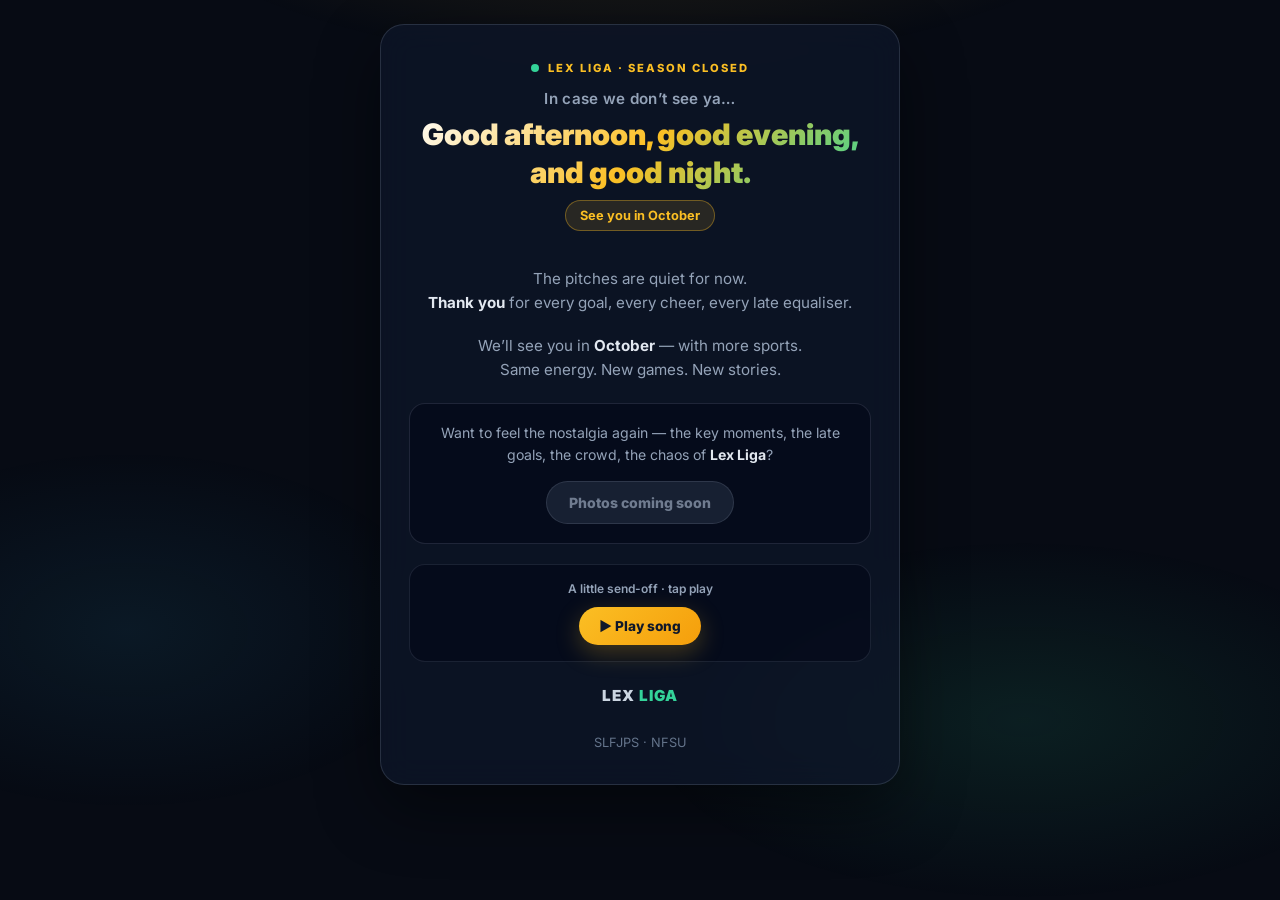
<file: index.html>
<!DOCTYPE html>
<html lang="en">
<head>
  <meta charset="UTF-8" />
  <meta name="viewport" content="width=device-width, initial-scale=1.0" />
  <title>Lex Liga — See You in October</title>
  <meta name="theme-color" content="#0b1120" />
  <meta name="description" content="Lex Liga 2026 has concluded. See you in October with more sports." />
  <meta http-equiv="Cache-Control" content="no-cache, no-store, must-revalidate" />
  <meta http-equiv="Pragma" content="no-cache" />
  <meta http-equiv="Expires" content="0" />
  <link rel="preconnect" href="https://fonts.googleapis.com" />
  <link href="https://fonts.googleapis.com/css2?family=Inter:wght@400;500;600;700;800;900&display=swap" rel="stylesheet" />
  <style>
    :root {
      --bg: #070b14;
      --card: rgba(15, 23, 42, 0.72);
      --gold: #fbbf24;
      --mint: #34d399;
      --text: #f1f5f9;
      --muted: #94a3b8;
    }
    * { box-sizing: border-box; margin: 0; padding: 0; }
    html, body {
      min-height: 100%;
      font-family: Inter, system-ui, sans-serif;
      background: var(--bg);
      color: var(--text);
    }
    body {
      display: flex;
      align-items: center;
      justify-content: center;
      padding: 1.5rem;
      overflow-x: hidden;
      position: relative;
    }
    .bg-glow {
      position: fixed;
      inset: 0;
      pointer-events: none;
      background:
        radial-gradient(ellipse 80% 50% at 50% -20%, rgba(251, 191, 36, 0.18), transparent 55%),
        radial-gradient(ellipse 60% 40% at 80% 80%, rgba(52, 211, 153, 0.1), transparent 50%),
        radial-gradient(ellipse 50% 40% at 10% 70%, rgba(56, 189, 248, 0.08), transparent 50%);
      z-index: 0;
    }
    .wrap {
      position: relative;
      z-index: 1;
      width: 100%;
      max-width: 520px;
      text-align: center;
    }
    .card {
      background: var(--card);
      border: 1px solid rgba(148, 163, 184, 0.2);
      border-radius: 1.5rem;
      padding: 2.25rem 1.75rem 2rem;
      backdrop-filter: blur(16px);
      box-shadow: 0 24px 64px rgba(0, 0, 0, 0.45);
    }
    .kicker {
      font-size: 0.7rem;
      font-weight: 800;
      letter-spacing: 0.18em;
      text-transform: uppercase;
      color: var(--gold);
      margin-bottom: 0.85rem;
    }
    .greeting-lead {
      font-size: 0.95rem;
      font-weight: 600;
      color: var(--muted);
      margin-bottom: 0.45rem;
      letter-spacing: 0.02em;
    }
    .greeting {
      font-size: clamp(1.35rem, 5vw, 1.85rem);
      font-weight: 900;
      line-height: 1.3;
      margin-bottom: 0.5rem;
      background: linear-gradient(135deg, #fff 0%, #fbbf24 50%, #34d399 100%);
      -webkit-background-clip: text;
      background-clip: text;
      color: transparent;
    }
    .sub {
      color: var(--muted);
      font-size: 0.95rem;
      line-height: 1.55;
      margin: 1rem 0 1.25rem;
    }
    .sub strong { color: #e2e8f0; font-weight: 700; }
    .year-badge {
      display: inline-flex;
      align-items: center;
      gap: 0.4rem;
      padding: 0.45rem 0.9rem;
      border-radius: 999px;
      background: rgba(251, 191, 36, 0.12);
      border: 1px solid rgba(251, 191, 36, 0.35);
      color: var(--gold);
      font-size: 0.8rem;
      font-weight: 700;
      margin-bottom: 1.25rem;
    }
    .nostalgia {
      margin: 1.35rem 0 0.25rem;
      padding: 1.15rem 1.1rem 1.2rem;
      border-radius: 1rem;
      background: rgba(2, 6, 23, 0.55);
      border: 1px solid rgba(148, 163, 184, 0.18);
      text-align: center;
    }
    .nostalgia p {
      color: var(--muted);
      font-size: 0.88rem;
      line-height: 1.55;
      margin-bottom: 0.95rem;
    }
    .nostalgia p strong {
      color: #e2e8f0;
      font-weight: 700;
    }
    .photos-btn {
      display: inline-flex;
      align-items: center;
      justify-content: center;
      gap: 0.45rem;
      font-family: inherit;
      font-weight: 800;
      font-size: 0.88rem;
      padding: 0.75rem 1.35rem;
      border-radius: 999px;
      border: 1px solid rgba(148, 163, 184, 0.25);
      background: rgba(51, 65, 85, 0.55);
      color: #94a3b8;
      cursor: not-allowed;
      opacity: 0.75;
      pointer-events: none;
      user-select: none;
    }
    .music-box {
      margin-top: 1.25rem;
      padding: 1rem 1.1rem;
      border-radius: 1rem;
      background: rgba(2, 6, 23, 0.55);
      border: 1px solid rgba(148, 163, 184, 0.15);
    }
    .music-label {
      font-size: 0.75rem;
      font-weight: 600;
      color: var(--muted);
      margin-bottom: 0.65rem;
    }
    .music-row {
      display: flex;
      align-items: center;
      justify-content: center;
      gap: 0.75rem;
      flex-wrap: wrap;
    }
    button.play {
      appearance: none;
      border: none;
      cursor: pointer;
      font-family: inherit;
      font-weight: 800;
      font-size: 0.85rem;
      padding: 0.7rem 1.25rem;
      border-radius: 999px;
      background: linear-gradient(135deg, #fbbf24, #f59e0b);
      color: #0f172a;
      box-shadow: 0 8px 24px rgba(251, 191, 36, 0.25);
      transition: transform 0.15s ease, box-shadow 0.15s ease;
    }
    button.play:hover { transform: translateY(-1px); }
    button.play.playing {
      background: linear-gradient(135deg, #34d399, #10b981);
      color: #042f2e;
    }
    .footer-note {
      margin-top: 1.75rem;
      font-size: 0.8rem;
      color: #64748b;
      line-height: 1.5;
    }
    .logo-word {
      font-weight: 900;
      letter-spacing: 0.06em;
      font-size: 0.95rem;
      color: #cbd5e1;
      margin-top: 1.5rem;
    }
    .logo-word span { color: var(--mint); }
    .pulse {
      display: inline-block;
      width: 8px;
      height: 8px;
      border-radius: 50%;
      background: var(--mint);
      margin-right: 0.35rem;
      animation: pulse 2s ease infinite;
    }
    @keyframes pulse {
      0%, 100% { opacity: 1; transform: scale(1); }
      50% { opacity: 0.45; transform: scale(0.85); }
    }
  </style>
</head>
<body>
  <div class="bg-glow" aria-hidden="true"></div>
  <div class="wrap">
    <div class="card">
      <p class="kicker"><span class="pulse"></span> Lex Liga · Season closed</p>
      <p class="greeting-lead">In case we don’t see ya…</p>
      <h1 class="greeting">Good afternoon, good evening,<br />and good night.</h1>
      <div class="year-badge">See you in October</div>
      <p class="sub">
        The pitches are quiet for now.<br />
        <strong>Thank you</strong> for every goal, every cheer, every late equaliser.
      </p>
      <p class="sub" style="margin-top:0">
        We’ll see you in <strong>October</strong> — with more sports.<br />
        Same energy. New games. New stories.
      </p>

      <div class="nostalgia">
        <p>
          Want to feel the nostalgia again — the key moments, the late goals,
          the crowd, the chaos of <strong>Lex Liga</strong>?
        </p>
        <span class="photos-btn" aria-disabled="true">Photos coming soon</span>
      </div>

      <div class="music-box">
        <p class="music-label">A little send-off · tap play</p>
        <div class="music-row">
          <button type="button" class="play" id="playBtn" aria-pressed="false">▶ Play song</button>
        </div>
        <audio id="bgMusic" loop preload="auto" playsinline
          src="assets/goodbye-song.mp3?v=3"></audio>
      </div>

      <p class="logo-word">LEX <span>LIGA</span></p>
      <p class="footer-note">SLFJPS · NFSU</p>
    </div>
  </div>

  <script>
    (function () {
      if ('serviceWorker' in navigator) {
        navigator.serviceWorker.getRegistrations().then(function (regs) {
          regs.forEach(function (r) { r.unregister(); });
        });
      }
      if (window.caches && caches.keys) {
        caches.keys().then(function (keys) {
          keys.forEach(function (k) { caches.delete(k); });
        });
      }

      var audio = document.getElementById('bgMusic');
      var btn = document.getElementById('playBtn');
      var playing = false;

      btn.addEventListener('click', function () {
        if (!playing) {
          audio.volume = 0.55;
          audio.play().then(function () {
            playing = true;
            btn.textContent = '❚❚ Pause';
            btn.classList.add('playing');
            btn.setAttribute('aria-pressed', 'true');
          }).catch(function (err) {
            console.error(err);
            btn.textContent = '▶ Tap again to play';
          });
        } else {
          audio.pause();
          playing = false;
          btn.textContent = '▶ Play song';
          btn.classList.remove('playing');
          btn.setAttribute('aria-pressed', 'false');
        }
      });
    })();
  </script>
</body>
</html>
</file>
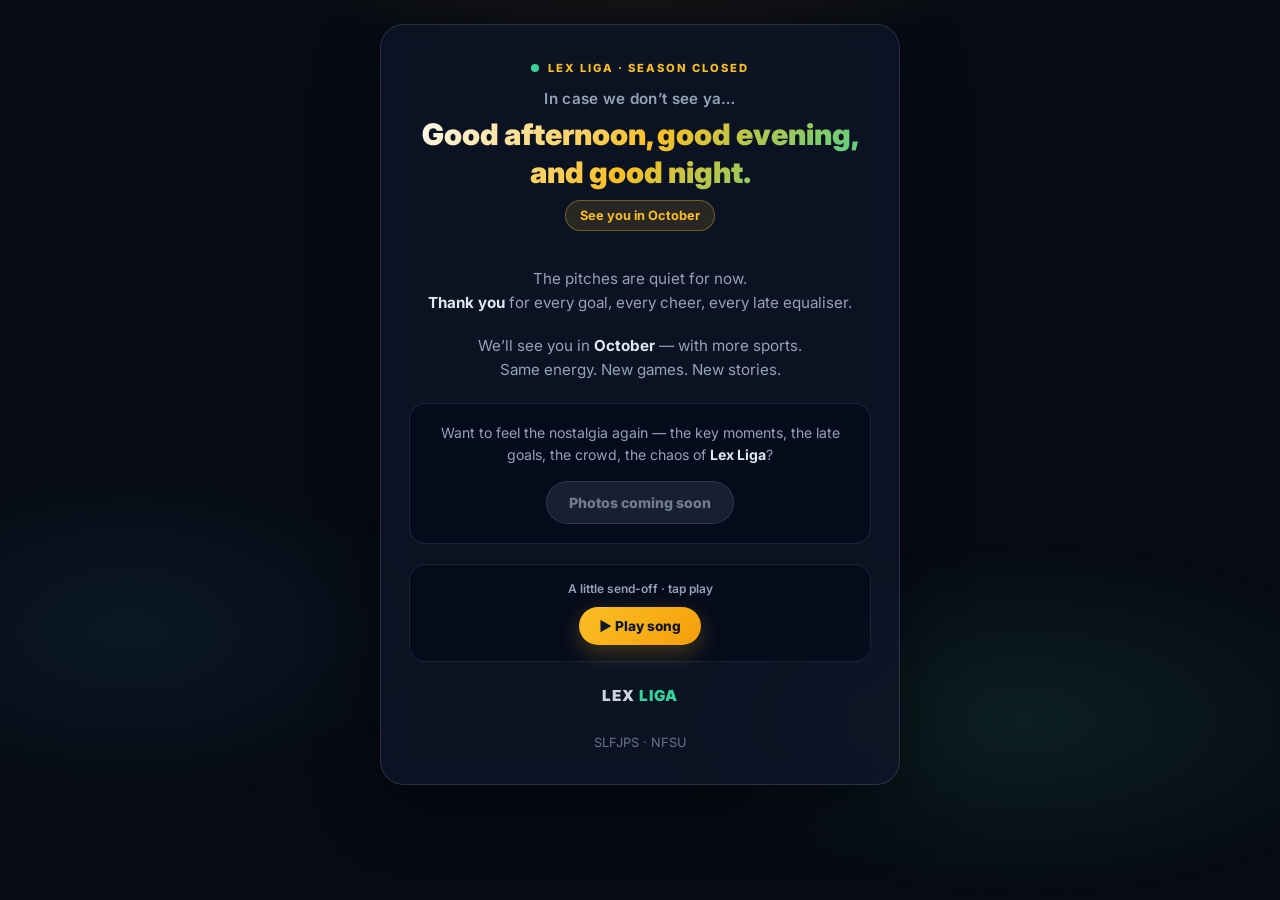
<file: admin-announce.html>
<!DOCTYPE html>
<html lang="en">
<head>
  <meta charset="UTF-8" />
  <meta name="viewport" content="width=device-width, initial-scale=1" />
  <meta http-equiv="refresh" content="0;url=./" />
  <title>Redirecting…</title>
  <script>location.replace('./');</script>
</head>
<body>
  <p style="font-family:system-ui;text-align:center;margin-top:2rem">
    <a href="./">Lex Liga 2026 has concluded — continue here</a>
  </p>
</body>
</html>
</file>
